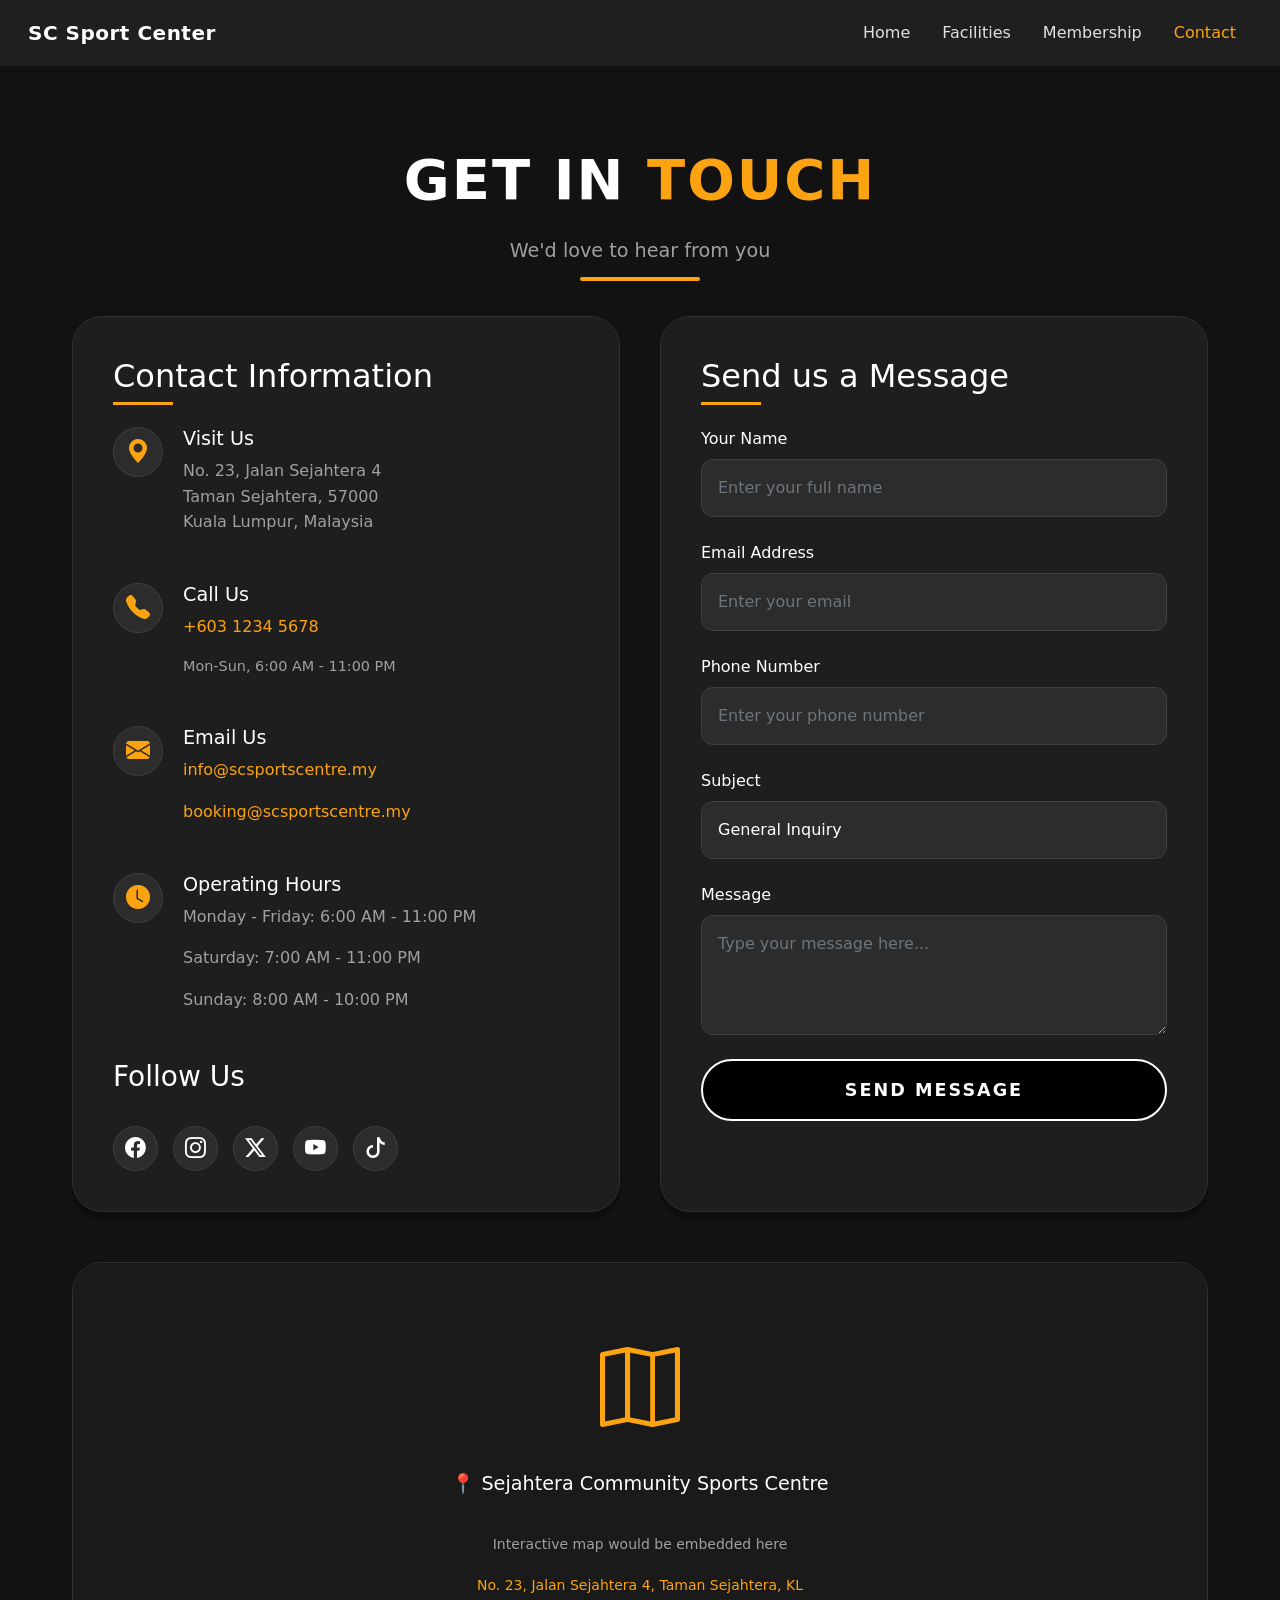
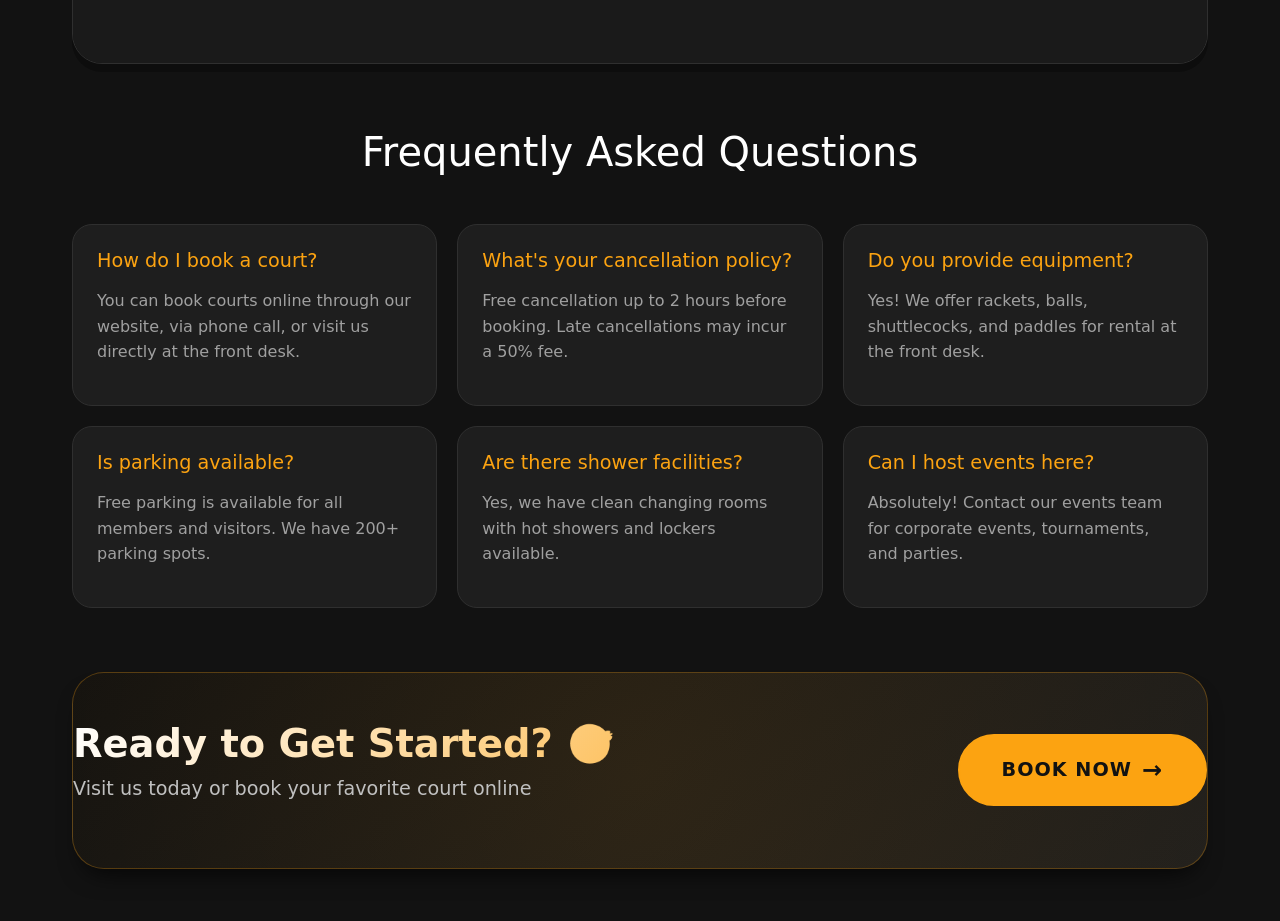
<file: case study/contact.html>
<!DOCTYPE html>
<html lang="en">
<head>  
  <title>Contact Us · Sejahtera Community Sports Centre</title>
  <meta charset="utf-8">
  <meta name="viewport" content="width=device-width, initial-scale=1">
  <link href="https://cdn.jsdelivr.net/npm/bootstrap@5.3.3/dist/css/bootstrap.min.css" rel="stylesheet">
  <script src="https://cdn.jsdelivr.net/npm/bootstrap@5.3.3/dist/js/bootstrap.bundle.min.js"></script>
  <link rel="stylesheet" href="https://cdn.jsdelivr.net/npm/bootstrap-icons@1.11.1/font/bootstrap-icons.css">
  <link rel="stylesheet" href="style.css">
</head>
<body>

<!-- Navbar -->
<nav class="navbar navbar-expand-sm navbar-dark">
    <div class="container-fluid">
        <a class="navbar-brand" href="index.html">SC Sport Center</a>
        <button class="navbar-toggler" type="button" data-bs-toggle="collapse" data-bs-target="#navbarMenu">
            <span class="navbar-toggler-icon"></span>
        </button>
        <div class="collapse navbar-collapse" id="navbarMenu">
            <ul class="navbar-nav ms-auto">
                <li class="nav-item"><a class="nav-link" href="index.html">Home</a></li>
                <li class="nav-item"><a class="nav-link" href="facilities.html">Facilities</a></li>
                <li class="nav-item"><a class="nav-link" href="membership.html">Membership</a></li>
                <li class="nav-item"><a class="nav-link active" href="contact.html">Contact</a></li>
            </ul>
        </div>
    </div>
</nav>

<div class="section-container">
    
    <div class="contact-header">
        <h1>GET IN <span>TOUCH</span></h1>
        <p style="color: #a0a0a0; font-size: 1.2rem; margin-top: 1.5rem;">We'd love to hear from you</p>
    </div>
    
    <!-- Contact Grid -->
    <div class="contact-grid">
        
        <!-- Contact Information -->
        <div class="contact-info-card">
            <h2>Contact Information</h2>
            
            <div class="info-item">
                <div class="info-icon"><i class="bi bi-geo-alt-fill"></i></div>
                <div class="info-content">
                    <h3>Visit Us</h3>
                    <p>No. 23, Jalan Sejahtera 4<br>Taman Sejahtera, 57000<br>Kuala Lumpur, Malaysia</p>
                </div>
            </div>
            
            <div class="info-item">
                <div class="info-icon"><i class="bi bi-telephone-fill"></i></div>
                <div class="info-content">
                    <h3>Call Us</h3>
                    <p><a href="tel:+60312345678">+603 1234 5678</a></p>
                    <p style="font-size: 0.9rem;">Mon-Sun, 6:00 AM - 11:00 PM</p>
                </div>
            </div>
            
            <div class="info-item">
                <div class="info-icon"><i class="bi bi-envelope-fill"></i></div>
                <div class="info-content">
                    <h3>Email Us</h3>
                    <p><a href="mailto:info@scsportscentre.my">info@scsportscentre.my</a></p>
                    <p><a href="mailto:booking@scsportscentre.my">booking@scsportscentre.my</a></p>
                </div>
            </div>
            
            <div class="info-item">
                <div class="info-icon"><i class="bi bi-clock-fill"></i></div>
                <div class="info-content">
                    <h3>Operating Hours</h3>
                    <p>Monday - Friday: 6:00 AM - 11:00 PM</p>
                    <p>Saturday: 7:00 AM - 11:00 PM</p>
                    <p>Sunday: 8:00 AM - 10:00 PM</p>
                </div>
            </div>
            
            <h3 style="color: #ffffff; margin: 2rem 0 1rem;">Follow Us</h3>
            <div class="social-links">
                <a href="#" class="social-link"><i class="bi bi-facebook"></i></a>
                <a href="#" class="social-link"><i class="bi bi-instagram"></i></a>
                <a href="#" class="social-link"><i class="bi bi-twitter-x"></i></a>
                <a href="#" class="social-link"><i class="bi bi-youtube"></i></a>
                <a href="#" class="social-link"><i class="bi bi-tiktok"></i></a>
            </div>
        </div>
        
        <!-- Contact Form -->
        <div class="contact-form">
            <h2>Send us a Message</h2>
            
            <form>
                <div class="form-group">
                    <label class="form-label">Your Name</label>
                    <input type="text" class="form-control" placeholder="Enter your full name">
                </div>
                
                <div class="form-group">
                    <label class="form-label">Email Address</label>
                    <input type="email" class="form-control" placeholder="Enter your email">
                </div>
                
                <div class="form-group">
                    <label class="form-label">Phone Number</label>
                    <input type="tel" class="form-control" placeholder="Enter your phone number">
                </div>
                
                <div class="form-group">
                    <label class="form-label">Subject</label>
                    <select class="form-control">
                        <option>General Inquiry</option>
                        <option>Court Booking</option>
                        <option>Membership</option>
                        <option>Feedback</option>
                        <option>Event Booking</option>
                    </select>
                </div>
                
                <div class="form-group">
                    <label class="form-label">Message</label>
                    <textarea class="form-control" placeholder="Type your message here..."></textarea>
                </div>
                
                <button type="submit" class="submit-btn">Send Message</button>
            </form>
        </div>
    </div>
    
    <!-- Map Location -->
    <div class="map-container">
        <div class="map-placeholder">
            <i class="bi bi-map"></i>
            <p>📍 Sejahtera Community Sports Centre</p>
            <small>Interactive map would be embedded here</small>
            <small style="color: #fca311;">No. 23, Jalan Sejahtera 4, Taman Sejahtera, KL</small>
        </div>
    </div>
    
    <!-- FAQ Section -->
    <div class="faq-section">
        <h2>Frequently Asked Questions</h2>
        
        <div class="faq-grid">
            <div class="faq-item">
                <h3>How do I book a court?</h3>
                <p>You can book courts online through our website, via phone call, or visit us directly at the front desk.</p>
            </div>
            
            <div class="faq-item">
                <h3>What's your cancellation policy?</h3>
                <p>Free cancellation up to 2 hours before booking. Late cancellations may incur a 50% fee.</p>
            </div>
            
            <div class="faq-item">
                <h3>Do you provide equipment?</h3>
                <p>Yes! We offer rackets, balls, shuttlecocks, and paddles for rental at the front desk.</p>
            </div>
            
            <div class="faq-item">
                <h3>Is parking available?</h3>
                <p>Free parking is available for all members and visitors. We have 200+ parking spots.</p>
            </div>
            
            <div class="faq-item">
                <h3>Are there shower facilities?</h3>
                <p>Yes, we have clean changing rooms with hot showers and lockers available.</p>
            </div>
            
            <div class="faq-item">
                <h3>Can I host events here?</h3>
                <p>Absolutely! Contact our events team for corporate events, tournaments, and parties.</p>
            </div>
        </div>
    </div>
    
    <!-- CTA Banner -->
    <div class="membership-container" style="margin-top: 3rem;">
        <div class="membership-content">
            <div class="membership-text">
                <h2 class="membership-title">Ready to Get Started? 🎯</h2>
                <p class="membership-description">Visit us today or book your favorite court online</p>
            </div>
            <a href="facilities.html" class="membership-button">
                <span class="membership-button-text">Book Now</span>
                <span class="membership-button-icon">→</span>
            </a>
        </div>
    </div>
    
</div>
</body>
</html>
</file>
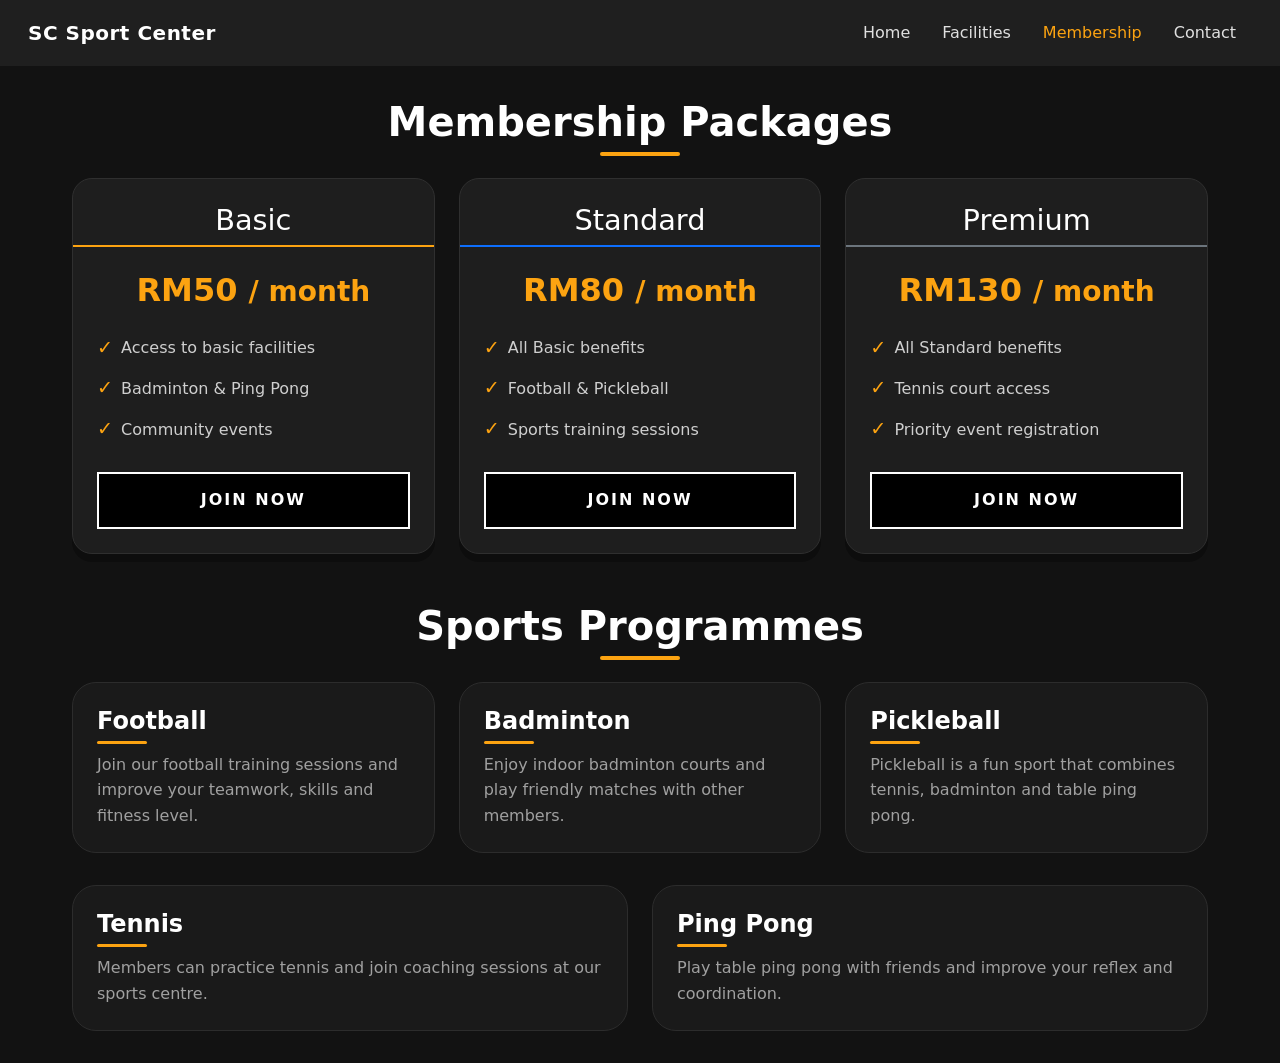
<file: case study/membership.html>
<!DOCTYPE html>
<html lang="en">
<head>
  <meta charset="UTF-8">
  <meta name="viewport" content="width=device-width, initial-scale=1">
  <title>Membership Package · Sejahtera Sports</title>
  <!-- Bootstrap CSS (only for grid & utilities) -->
  <link href="https://cdn.jsdelivr.net/npm/bootstrap@5.3.2/dist/css/bootstrap.min.css" rel="stylesheet">
  <!-- Bootstrap Icons -->
  <link rel="stylesheet" href="https://cdn.jsdelivr.net/npm/bootstrap-icons@1.11.1/font/bootstrap-icons.css">
  <!-- Main site styles (full dark theme) -->
  <link rel="stylesheet" href="style.css">
</head>
<body>

  <!-- ===== NAVBAR ===== -->
  <nav class="navbar navbar-expand-sm navbar-dark">
    <div class="container-fluid">
      <a class="navbar-brand" href="index.html">SC Sport Center</a>
      <button class="navbar-toggler" type="button" data-bs-toggle="collapse" data-bs-target="#navbarMenu">
        <span class="navbar-toggler-icon"></span>
      </button>
      <div class="collapse navbar-collapse" id="navbarMenu">
        <ul class="navbar-nav ms-auto">
          <li class="nav-item"><a class="nav-link" href="index.html">Home</a></li>
          <li class="nav-item"><a class="nav-link" href="facilities.html">Facilities</a></li>
          <li class="nav-item"><a class="nav-link active" href="membership.html">Membership</a></li>
          <li class="nav-item"><a class="nav-link" href="contact.html">Contact</a></li>
        </ul>
      </div>
    </div>
  </nav>

  <!-- Main content wrapped in .section-container -->
  <div class="section-container">

    <!-- MEMBERSHIP CARDS -->
    <h2 class="section-heading">Membership Packages</h2>
    <div class="row text-center g-4">

      <!-- Basic Card -->
      <div class="col-md-4">
        <div class="membership-card card h-100">
          <div class="card-header">
            <h4>Basic</h4>
          </div>
          <div class="card-body">
            <h3>RM50 <small>/ month</small></h3>
            <p>Access to basic facilities</p>
            <p>Badminton & Ping Pong</p>
            <p>Community events</p>
            <button class="btn-membership">Join Now</button>
          </div>
        </div>
      </div>

      <!-- Standard Card -->
      <div class="col-md-4">
        <div class="membership-card card h-100">
          <div class="card-header bg-primary">
            <h4>Standard</h4>
          </div>
          <div class="card-body">
            <h3>RM80 <small>/ month</small></h3>
            <p>All Basic benefits</p>
            <p>Football & Pickleball</p>
            <p>Sports training sessions</p>
            <button class="btn-membership">Join Now</button>
          </div>
        </div>
      </div>

      <!-- Premium Card -->
      <div class="col-md-4">
        <div class="membership-card card h-100">
          <div class="card-header bg-dark">
            <h4>Premium</h4>
          </div>
          <div class="card-body">
            <h3>RM130 <small>/ month</small></h3>
            <p>All Standard benefits</p>
            <p>Tennis court access</p>
            <p>Priority event registration</p>
            <button class="btn-membership">Join Now</button>
          </div>
        </div>
      </div>
    </div> <!-- row -->

    <!-- SPORTS PROGRAMMES -->
    <h2 class="section-heading mt-5">Sports Programmes</h2>
    <div class="row g-4">

      <div class="col-md-4">
        <div class="sport-programme-card card h-100">
          <div class="card-body">
            <h5 class="card-title">Football</h5>
            <p class="card-text">Join our football training sessions and improve your teamwork, skills and fitness level.</p>
          </div>
        </div>
      </div>

      <div class="col-md-4">
        <div class="sport-programme-card card h-100">
          <div class="card-body">
            <h5 class="card-title">Badminton</h5>
            <p class="card-text">Enjoy indoor badminton courts and play friendly matches with other members.</p>
          </div>
        </div>
      </div>

      <div class="col-md-4">
        <div class="sport-programme-card card h-100">
          <div class="card-body">
            <h5 class="card-title">Pickleball</h5>
            <p class="card-text">Pickleball is a fun sport that combines tennis, badminton and table ping pong.</p>
          </div>
        </div>
      </div>

      <div class="col-md-6">
        <div class="sport-programme-card card h-100">
          <div class="card-body">
            <h5 class="card-title">Tennis</h5>
            <p class="card-text">Members can practice tennis and join coaching sessions at our sports centre.</p>
          </div>
        </div>
      </div>

      <div class="col-md-6">
        <div class="sport-programme-card card h-100">
          <div class="card-body">
            <h5 class="card-title">Ping Pong</h5>
            <p class="card-text">Play table ping pong with friends and improve your reflex and coordination.</p>
          </div>
        </div>
      </div>

    </div> <!-- row -->

  </div> <!-- .section-container -->

  <!-- Bootstrap JS bundle (for navbar toggler) -->
  <script src="https://cdn.jsdelivr.net/npm/bootstrap@5.3.2/dist/js/bootstrap.bundle.min.js"></script>
</body>
</html>
</file>
<file: case study/style.css>
* {
  margin: 0;
  padding: 0;
  box-sizing: border-box;
}

body {
  background-color: #121212;   /* unified dark background */
  color: #ffffff;
  font-family: system-ui, -apple-system, 'Segoe UI', Roboto, Arial, sans-serif;
  line-height: 1.5;
}

a {
  text-decoration: none;
}

/* === NAVBAR === */
.navbar {
  background-color: #1f1f1f;
  padding: 0.8rem 1rem;
}

.navbar-brand {
  color: #ffffff !important;
  font-weight: 600;
  letter-spacing: 0.5px;
}

.nav-link {
  color: #e0e0e0 !important;
  margin: 0 0.5rem;
}

.nav-link:hover,
.nav-link.active {
  color: #fca311 !important;
}

/* === HERO CAROUSEL === */
.hero-carousel {
    margin-bottom: 2rem;
}

.carousel-item {
    height: 500px;
    background-color: #1a1a1a;
    position: relative;
}

.carousel-item img {
    object-fit: cover;
    height: 100%;
    width: 100%;
    filter: brightness(0.7);
}

.carousel-caption {
    background: linear-gradient(0deg, rgba(0,0,0,0.7) 0%, transparent 100%);
    left: 0;
    right: 0;
    bottom: 0;
    padding: 3rem 2rem;
    text-align: left;
}

.carousel-caption h3 {
    font-size: 3rem;
    font-weight: 700;
    color: #fff;
    text-shadow: 2px 2px 8px #000;
}

.carousel-caption p {
    font-size: 1.3rem;
    color: #fca311;
    max-width: 700px;
    text-shadow: 1px 1px 4px #000;
}

/* === MAIN ALIGNMENT CONTAINER === */
.section-container {
  max-width: 1200px;
  margin: 0 auto;
  padding: 2rem 2rem;
}

/* remove extra padding from nested grids */
.section-container .cards-grid-container,
.section-container .minimal-cards-container,
.section-container .membership-container {
  padding-left: 0;
  padding-right: 0;
  margin-left: 0;
  margin-right: 0;
}

/* === ALTERNATING CARDS (he-card-row) === */
.cards-grid-container {
  display: flex;
  flex-direction: column;
  gap: 60px;
  width: 100%;
}

.he-card-row {
  display: flex;
  flex-wrap: wrap;
  align-items: center;
  gap: 30px;
}

.he-card-row.reverse {
  flex-direction: row-reverse;
}

.he-card-image {
  flex: 1 1 380px;
  min-width: 260px;
  height: auto;
  aspect-ratio: 16 / 9;
  object-fit: cover;
  border-radius: 20px;
  background-color: #2a2a2a;
  box-shadow: 0 10px 20px rgba(0, 0, 0, 0.5);
}

.he-card-content {
  flex: 1 1 380px;
  padding: 0.5rem;
}

.he-card-title {
  font-size: 2.2rem;
  font-weight: 700;
  margin-bottom: 1.2rem;
  display: inline-block;
  position: relative;
}

/* sport-specific underlines */
.he-card-title[data-sport="tennis"]::after {
  content: '';
  position: absolute;
  bottom: -8px;
  left: 0;
  width: 70px;
  height: 4px;
  background: #fca311;
  border-radius: 4px;
}

.he-card-title[data-sport="pickleball"]::after {
  content: '';
  position: absolute;
  bottom: -8px;
  left: 0;
  width: 70px;
  height: 4px;
  background: #ff6b6b;
  border-radius: 4px;
}

.he-card-title[data-sport="pingpong"]::after {
  content: '';
  position: absolute;
  bottom: -8px;
  left: 0;
  width: 70px;
  height: 4px;
  background: #4ecdc4;
  border-radius: 4px;
}

.he-card-title[data-sport="badminton"]::after {
  content: '';
  position: absolute;
  bottom: -8px;
  left: 0;
  width: 70px;
  height: 4px;
  background: #a8e6cf;
  border-radius: 4px;
}

.he-card-description {
  color: #cfcfcf;
  font-size: 1.1rem;
  line-height: 1.6;
  margin: 1.5rem 0 1.8rem;
}

.he-card-description strong {
  color: #fca311;
  font-weight: 600;
}

/* === BOOK NOW BUTTON (moving light effect) === */
.he-card-action {
  display: inline-block;
  background: #000000;
  color: #ffffff;
  padding: 0.9rem 2.8rem;
  font-weight: 700;
  letter-spacing: 2px;
  text-transform: uppercase;
  border: 2px solid #ffffff;
  cursor: pointer;
  position: relative;
  overflow: hidden;
  z-index: 1;
  transition: color 0.3s, border-color 0.3s;
}

.he-card-action::before {
  content: '';
  position: absolute;
  top: 0;
  left: -100%;
  width: 100%;
  height: 100%;
  background: linear-gradient(90deg, transparent, rgba(255, 255, 255, 0.4), rgba(255, 255, 255, 0.8), rgba(255, 255, 255, 0.4), transparent);
  transition: left 0.6s ease;
  z-index: -1;
}

.he-card-action:hover::before {
  left: 100%;
}

.he-card-action::after {
  content: '';
  position: absolute;
  top: 0;
  left: -100%;
  width: 100%;
  height: 100%;
  background: linear-gradient(90deg, transparent, rgba(255, 255, 255, 0.2), transparent);
  animation: lightPulse 3s infinite 1.5s;
  z-index: -1;
}

@keyframes lightPulse {
  0% { left: -100%; }
  20% { left: -100%; }
  40% { left: 0; }
  60% { left: 50%; }
  80% { left: 100%; }
  100% { left: 100%; }
}

.he-card-action:hover {
  color: #000000;
  border-color: #fca311;
}

.he-card-action:hover::after {
  animation: lightPulse 1.5s infinite;
}

/* sport-specific button hover colors */
[data-sport="tennis"] .he-card-action:hover {
  background: #fca311;
  border-color: #fca311;
}

[data-sport="pickleball"] .he-card-action:hover {
  background: #ff6b6b;
  border-color: #ff6b6b;
}

[data-sport="pingpong"] .he-card-action:hover {
  background: #4ecdc4;
  border-color: #4ecdc4;
}

[data-sport="badminton"] .he-card-action:hover {
  background: #a8e6cf;
  border-color: #a8e6cf;
}

/* === EVENT CARDS === */
.cards-grid-container.events-grid {
  display: grid;
  grid-template-columns: repeat(auto-fit, minmax(280px, 1fr));
  gap: 30px;
  margin-top: 30px;
}

.event-card {
  background-color: #1e1e1e;
  border-radius: 20px;
  overflow: hidden;
  display: flex;
  flex-direction: column;
  border: 1px solid #2f2f2f;
  transition: transform 0.2s ease, box-shadow 0.2s;
  box-shadow: 0 8px 0 rgba(0, 0, 0, 0.3);
}

.event-card:hover {
  transform: translateY(-6px);
  box-shadow: 0 16px 20px -10px rgba(252, 163, 17, 0.3);
  border-color: rgba(252, 163, 17, 0.5);
}

.event-card-banner {
  height: 10px;
  background-color: #fca311;
}

.event-card.style-2 .event-card-banner {
  background-color: #16a34a;
}

.event-card.style-3 .event-card-banner {
  background-color: #f59e0b;
}

.event-card-content {
  padding: 1.8rem 1.5rem;
  flex: 1;
  display: flex;
  flex-direction: column;
}

.event-card-title {
  font-size: 1.5rem;
  font-weight: 700;
  color: #ffffff;
  margin: 0 0 1.2rem;
  line-height: 1.3;
}

.event-card-title-link {
  color: inherit;
}

.event-card-title-link:hover .event-card-title {
  color: #fca311;
}

.event-card-info-list {
  list-style: none;
  padding: 0;
  margin: 0 0 1.5rem;
  display: grid;
  gap: 0.8rem;
}

.event-card-info-item {
  display: flex;
  align-items: center;
  gap: 0.8rem;
  color: #b0b0b0;
  font-size: 1rem;
}

.event-card-info-item svg {
  width: 22px;
  height: 22px;
  fill: #fca311;
  opacity: 0.8;
}

.event-card-footer {
  margin-top: auto;
}

.event-card-cta {
  display: inline-block;
  background: #fca311;
  color: #121212;
  font-weight: 700;
  padding: 0.7rem 2rem;
  border-radius: 40px;
  text-transform: uppercase;
  font-size: 0.9rem;
  letter-spacing: 0.5px;
  border: 2px solid #fca311;
  transition: all 0.2s;
}

.event-card-cta:hover {
  background: transparent;
  color: #fca311;
}

/* === MINIMAL CARDS === */
.minimal-cards-container {
  display: grid;
  grid-template-columns: repeat(3, 1fr);
  gap: 30px;
  margin: 30px 0;
}

.minimal-card {
  background: #1a1a1a;
  border: 1px solid #2c2c2c;
  border-radius: 24px;
  padding: 2rem 1.8rem;
  transition: all 0.3s ease;
  position: relative;
  overflow: hidden;
}

.minimal-card:hover {
  border-color: #fca311;
  background: #1f1f1f;
  transform: translateY(-5px);
  box-shadow: 0 18px 25px -12px rgba(252, 163, 17, 0.5);
}

.minimal-number {
  font-size: 3.8rem;
  font-weight: 800;
  color: #2c2c2c;
  line-height: 1;
  margin-bottom: 1rem;
  transition: color 0.2s;
}

.minimal-card:hover .minimal-number {
  color: rgba(252, 163, 17, 0.2);
}

.minimal-title {
  font-size: 1.8rem;
  font-weight: 600;
  margin-bottom: 0.75rem;
  color: #fff;
}

.minimal-description {
  color: #a0a0a0;
  font-size: 1rem;
  line-height: 1.6;
  max-width: 95%;
}

/* corner lines decoration */
.minimal-card::before,
.minimal-card::after {
  content: '';
  position: absolute;
  width: 20px;
  height: 20px;
  border-color: #fca311;
  border-style: solid;
  opacity: 0;
  transition: opacity 0.3s ease;
}

.minimal-card::before {
  top: 15px;
  left: 15px;
  border-top-width: 2px;
  border-left-width: 2px;
  border-right: none;
  border-bottom: none;
}

.minimal-card::after {
  bottom: 15px;
  right: 15px;
  border-bottom-width: 2px;
  border-right-width: 2px;
  border-top: none;
  border-left: none;
}

.minimal-card:hover::before,
.minimal-card:hover::after {
  opacity: 1;
}

/* === MEMBERSHIP BANNER === */
.membership-container {
  background: linear-gradient(145deg, #0f0f0f 0%, #1d1d1d 100%);
  border-radius: 32px;
  padding: 3rem 3rem;
  border: 1px solid rgba(252, 163, 17, 0.3);
  box-shadow: 0 15px 25px -12px rgba(0, 0, 0, 0.8);
  position: relative;
  overflow: hidden;
  margin: 40px 0 20px;
}

/* animated background effect */
.membership-container::before {
  content: '';
  position: absolute;
  top: -50%;
  left: -50%;
  width: 200%;
  height: 200%;
  background: radial-gradient(circle, rgba(252, 163, 17, 0.1) 0%, transparent 70%);
  animation: rotate 20s linear infinite;
  z-index: 0;
}

@keyframes rotate {
  from { transform: rotate(0deg); }
  to { transform: rotate(360deg); }
}

.membership-content {
  display: flex;
  align-items: center;
  justify-content: space-between;
  flex-wrap: wrap;
  gap: 30px;
  position: relative;
  z-index: 2;
}

.membership-text {
  flex: 1;
}

.membership-title {
  font-size: 2.4rem;
  font-weight: 700;
  margin: 0 0 0.5rem;
  background: linear-gradient(130deg, #fff, #fca311);
  -webkit-background-clip: text;
  background-clip: text;
  color: transparent;
}

.membership-description {
  color: #c0c0c0;
  font-size: 1.2rem;
  max-width: 600px;
}

.membership-button {
  background: #fca311;
  color: #121212;
  padding: 16px 42px;
  border-radius: 60px;
  font-weight: 700;
  font-size: 1.2rem;
  text-transform: uppercase;
  letter-spacing: 1px;
  display: inline-flex;
  align-items: center;
  gap: 10px;
  border: 2px solid #fca311;
  transition: all 0.3s;
  white-space: nowrap;
  position: relative;
  overflow: hidden;
}

.membership-button::before {
  content: '';
  position: absolute;
  top: 0;
  left: -100%;
  width: 100%;
  height: 100%;
  background: linear-gradient(90deg, transparent, rgba(255, 255, 255, 0.3), transparent);
  transition: left 0.5s ease;
}

.membership-button:hover {
  background: transparent;
  color: #fca311;
  transform: scale(1.02);
  box-shadow: 0 10px 20px -5px rgba(252, 163, 17, 0.4);
}

.membership-button:hover::before {
  left: 100%;
}

.membership-button-icon {
  font-size: 1.5rem;
  transition: transform 0.2s;
}

.membership-button:hover .membership-button-icon {
  transform: translateX(5px);
}

/* === MEMBERSHIP PAGE CARD STYLES === */
.membership-card {
  background-color: #1e1e1e !important;
  border: 1px solid #2f2f2f !important;
  border-radius: 20px !important;
  color: #ffffff !important;
  box-shadow: 0 8px 0 rgba(0, 0, 0, 0.3) !important;
  transition: transform 0.2s ease, box-shadow 0.2s, border-color 0.2s !important;
}

.membership-card:hover {
  transform: translateY(-6px) !important;
  box-shadow: 0 16px 20px -10px rgba(252, 163, 17, 0.3) !important;
  border-color: rgba(252, 163, 17, 0.5) !important;
}

.membership-card .card-header {
  background-color: transparent !important;
  border-bottom: 2px solid #fca311 !important;
  padding: 1.5rem 1rem 0.5rem !important;
  font-weight: 700;
}

.membership-card .card-header h4 {
  color: #ffffff;
  font-size: 1.8rem;
  margin: 0;
}

.membership-card .card-header.bg-primary {
  border-bottom-color: #0d6efd !important;
}

.membership-card .card-header.bg-dark {
  border-bottom-color: #6c757d !important;
}

.membership-card .card-body {
  padding: 1.5rem !important;
}

.membership-card .card-body h3 {
  color: #fca311 !important;
  font-size: 2rem;
  font-weight: 700;
  margin-bottom: 1.5rem;
}

.membership-card .card-body p {
  color: #cfcfcf !important;
  font-size: 1rem;
  margin-bottom: 0.75rem;
  display: flex;
  align-items: center;
  gap: 0.5rem;
}

.membership-card .card-body p::before {
  content: "✓";
  color: #fca311;
  font-weight: 700;
  font-size: 1.2rem;
}

.membership-card .btn-membership {
  background: #000000 !important;
  color: #ffffff !important;
  padding: 0.9rem 2rem !important;
  font-weight: 700 !important;
  letter-spacing: 2px !important;
  text-transform: uppercase !important;
  border: 2px solid #ffffff !important;
  border-radius: 0 !important;
  position: relative !important;
  overflow: hidden !important;
  z-index: 1 !important;
  transition: color 0.3s, border-color 0.3s !important;
  width: 100%;
  margin-top: 1rem;
}

.membership-card .btn-membership::before {
  content: '';
  position: absolute;
  top: 0;
  left: -100%;
  width: 100%;
  height: 100%;
  background: linear-gradient(90deg, transparent, rgba(255, 255, 255, 0.4), rgba(255, 255, 255, 0.8), rgba(255, 255, 255, 0.4), transparent);
  transition: left 0.6s ease;
  z-index: -1;
}

.membership-card .btn-membership:hover::before {
  left: 100%;
}

.membership-card .btn-membership:hover {
  color: #000000 !important;
  border-color: #fca311 !important;
  background: #fca311 !important;
}

/* Sport programme cards */
.sport-programme-card {
  background: #1a1a1a !important;
  border: 1px solid #2c2c2c !important;
  border-radius: 24px !important;
  padding: 0.5rem !important;
  transition: all 0.3s ease;
}

.sport-programme-card:hover {
  border-color: #fca311 !important;
  background: #1f1f1f !important;
}

.sport-programme-card .card-title {
  color: #ffffff !important;
  font-size: 1.5rem;
  font-weight: 600;
  margin-bottom: 1rem;
  position: relative;
  display: inline-block;
}

.sport-programme-card .card-title::after {
  content: '';
  position: absolute;
  bottom: -8px;
  left: 0;
  width: 50px;
  height: 3px;
  background: #fca311;
  border-radius: 4px;
}

.sport-programme-card .card-text {
  color: #a0a0a0 !important;
  font-size: 1rem;
  line-height: 1.6;
}

/* === FACILITIES PAGE STYLES === */
.facilities-header {
  text-align: center;
  margin: 3rem 0 2rem;
  position: relative;
}

.facilities-header h1 {
  font-size: 3.5rem;
  font-weight: 800;
  color: #ffffff;
  text-transform: uppercase;
  letter-spacing: 2px;
}

.facilities-header h1 span {
  color: #fca311;
}

.facilities-header::after {
  content: '';
  position: absolute;
  bottom: -15px;
  left: 50%;
  transform: translateX(-50%);
  width: 120px;
  height: 4px;
  background: #fca311;
  border-radius: 4px;
}

.facilities-grid {
  display: grid;
  grid-template-columns: repeat(auto-fit, minmax(350px, 1fr));
  gap: 30px;
  margin: 50px 0;
}

.facility-card {
  background: #1e1e1e;
  border: 1px solid #2f2f2f;
  border-radius: 20px;
  overflow: hidden;
  transition: transform 0.3s ease, box-shadow 0.3s, border-color 0.3s;
  box-shadow: 0 8px 0 rgba(0, 0, 0, 0.3);
}

.facility-card:hover {
  transform: translateY(-8px);
  box-shadow: 0 20px 25px -10px rgba(252, 163, 17, 0.4);
  border-color: #fca311;
}

.facility-image {
  height: 250px;
  overflow: hidden;
  position: relative;
}

.facility-image img {
  width: 100%;
  height: 100%;
  object-fit: cover;
  transition: transform 0.6s ease;
  filter: brightness(0.8);
}

.facility-card:hover .facility-image img {
  transform: scale(1.1);
  filter: brightness(1);
}

.facility-image::after {
  content: '';
  position: absolute;
  bottom: 0;
  left: 0;
  right: 0;
  height: 50px;
  background: linear-gradient(to top, #1e1e1e, transparent);
}

.facility-content {
  padding: 1.8rem;
}

.facility-title {
  font-size: 2rem;
  font-weight: 700;
  color: #ffffff;
  margin-bottom: 1rem;
  display: flex;
  align-items: center;
  gap: 10px;
}

.facility-title span {
  font-size: 2.2rem;
}

.facility-details {
  list-style: none;
  padding: 0;
  margin: 1.5rem 0;
}

.facility-details li {
  color: #cfcfcf;
  margin-bottom: 0.8rem;
  display: flex;
  align-items: center;
  gap: 10px;
}

.facility-details li::before {
  content: "✓";
  color: #fca311;
  font-weight: 700;
  font-size: 1.2rem;
}

.facility-price {
  font-size: 1.5rem;
  font-weight: 700;
  color: #fca311;
  margin: 1.5rem 0 1rem;
}

.facility-price small {
  font-size: 1rem;
  color: #a0a0a0;
  font-weight: 400;
}

.facility-badge {
  display: inline-block;
  background: #2c2c2c;
  color: #fca311;
  padding: 0.3rem 1rem;
  border-radius: 50px;
  font-size: 0.9rem;
  font-weight: 600;
  margin-right: 0.5rem;
  margin-bottom: 0.5rem;
  border: 1px solid #3f3f3f;
}

.schedule-table {
  background: #1a1a1a;
  border-radius: 20px;
  padding: 2rem;
  margin: 3rem 0;
  border: 1px solid #2f2f2f;
}

.schedule-table h3 {
  color: #ffffff;
  font-size: 2rem;
  margin-bottom: 1.5rem;
}

.schedule-item {
  display: flex;
  justify-content: space-between;
  padding: 1rem 0;
  border-bottom: 1px solid #2f2f2f;
  color: #cfcfcf;
}

.schedule-item:last-child {
  border-bottom: none;
}

.schedule-day {
  font-weight: 600;
  color: #fca311;
}

.schedule-time {
  color: #ffffff;
}

.cta-banner {
  background: linear-gradient(145deg, #0f0f0f 0%, #1d1d1d 100%);
  border-radius: 32px;
  padding: 3rem;
  border: 1px solid rgba(252, 163, 17, 0.3);
  text-align: center;
  margin: 4rem 0;
}

.cta-banner h2 {
  color: #ffffff;
  font-size: 2.5rem;
  margin-bottom: 1rem;
}

.cta-banner p {
  color: #c0c0c0;
  font-size: 1.2rem;
  max-width: 600px;
  margin: 0 auto 2rem;
}

/* === CONTACT PAGE STYLES === */
.contact-header {
  text-align: center;
  margin: 3rem 0 2rem;
  position: relative;
}

.contact-header h1 {
  font-size: 3.5rem;
  font-weight: 800;
  color: #ffffff;
  text-transform: uppercase;
  letter-spacing: 2px;
}

.contact-header h1 span {
  color: #fca311;
}

.contact-header::after {
  content: '';
  position: absolute;
  bottom: -15px;
  left: 50%;
  transform: translateX(-50%);
  width: 120px;
  height: 4px;
  background: #fca311;
  border-radius: 4px;
}

.contact-grid {
  display: grid;
  grid-template-columns: 1fr 1fr;
  gap: 40px;
  margin: 50px 0;
}

.contact-info-card {
  background: #1e1e1e;
  border: 1px solid #2f2f2f;
  border-radius: 30px;
  padding: 2.5rem;
  box-shadow: 0 8px 0 rgba(0, 0, 0, 0.3);
}

.contact-info-card h2 {
  color: #ffffff;
  font-size: 2rem;
  margin-bottom: 2rem;
  position: relative;
}

.contact-info-card h2::after {
  content: '';
  position: absolute;
  bottom: -10px;
  left: 0;
  width: 60px;
  height: 3px;
  background: #fca311;
}

.info-item {
  display: flex;
  gap: 20px;
  margin-bottom: 2rem;
  align-items: flex-start;
}

.info-icon {
  width: 50px;
  height: 50px;
  background: #2c2c2c;
  border-radius: 50%;
  display: flex;
  align-items: center;
  justify-content: center;
  font-size: 1.5rem;
  color: #fca311;
  border: 1px solid #3f3f3f;
}

.info-content h3 {
  color: #ffffff;
  font-size: 1.2rem;
  margin-bottom: 0.5rem;
}

.info-content p {
  color: #a0a0a0;
  line-height: 1.6;
}

.info-content a {
  color: #fca311;
  text-decoration: none;
  transition: color 0.3s;
}

.info-content a:hover {
  color: #ffb347;
}

.social-links {
  display: flex;
  gap: 15px;
  margin-top: 2rem;
}

.social-link {
  width: 45px;
  height: 45px;
  background: #2c2c2c;
  border-radius: 50%;
  display: flex;
  align-items: center;
  justify-content: center;
  color: #ffffff;
  font-size: 1.3rem;
  transition: all 0.3s;
  border: 1px solid #3f3f3f;
  text-decoration: none;
}

.social-link:hover {
  background: #fca311;
  color: #000000;
  transform: translateY(-3px);
}

.contact-form {
  background: #1e1e1e;
  border: 1px solid #2f2f2f;
  border-radius: 30px;
  padding: 2.5rem;
  box-shadow: 0 8px 0 rgba(0, 0, 0, 0.3);
}

.contact-form h2 {
  color: #ffffff;
  font-size: 2rem;
  margin-bottom: 2rem;
  position: relative;
}

.contact-form h2::after {
  content: '';
  position: absolute;
  bottom: -10px;
  left: 0;
  width: 60px;
  height: 3px;
  background: #fca311;
}

.form-group {
  margin-bottom: 1.5rem;
}

.form-label {
  color: #ffffff;
  margin-bottom: 0.5rem;
  display: block;
}

.form-control {
  width: 100%;
  padding: 1rem;
  background: #2c2c2c;
  border: 1px solid #3f3f3f;
  border-radius: 12px;
  color: #ffffff;
  font-size: 1rem;
  transition: all 0.3s;
}

.form-control:focus {
  outline: none;
  border-color: #fca311;
  box-shadow: 0 0 0 3px rgba(252, 163, 17, 0.2);
}

.form-control::placeholder {
  color: #6c757d;
}

textarea.form-control {
  resize: vertical;
  min-height: 120px;
}

.submit-btn {
  background: #000000;
  color: #ffffff;
  padding: 1rem 2.5rem;
  font-weight: 700;
  letter-spacing: 2px;
  text-transform: uppercase;
  border: 2px solid #ffffff;
  cursor: pointer;
  position: relative;
  overflow: hidden;
  z-index: 1;
  transition: color 0.3s, border-color 0.3s;
  width: 100%;
  font-size: 1.1rem;
  border-radius: 50px;
}

.submit-btn::before {
  content: '';
  position: absolute;
  top: 0;
  left: -100%;
  width: 100%;
  height: 100%;
  background: linear-gradient(90deg, transparent, rgba(255, 255, 255, 0.4), rgba(255, 255, 255, 0.8), rgba(255, 255, 255, 0.4), transparent);
  transition: left 0.6s ease;
  z-index: -1;
}

.submit-btn:hover::before {
  left: 100%;
}

.submit-btn:hover {
  color: #000000;
  border-color: #fca311;
  background: #fca311;
}

.map-container {
  margin: 3rem 0;
  border-radius: 30px;
  overflow: hidden;
  border: 1px solid #2f2f2f;
  box-shadow: 0 8px 0 rgba(0, 0, 0, 0.3);
}

.map-placeholder {
  width: 100%;
  height: 400px;
  background: #1a1a1a;
  display: flex;
  align-items: center;
  justify-content: center;
  flex-direction: column;
  gap: 20px;
}

.map-placeholder i {
  font-size: 5rem;
  color: #fca311;
}

.map-placeholder p {
  color: #ffffff;
  font-size: 1.2rem;
}

.map-placeholder small {
  color: #a0a0a0;
}

.faq-section {
  margin: 4rem 0;
}

.faq-section h2 {
  color: #ffffff;
  font-size: 2.5rem;
  text-align: center;
  margin-bottom: 3rem;
}

.faq-grid {
  display: grid;
  grid-template-columns: repeat(auto-fit, minmax(300px, 1fr));
  gap: 20px;
}

.faq-item {
  background: #1e1e1e;
  border: 1px solid #2f2f2f;
  border-radius: 20px;
  padding: 1.5rem;
  transition: all 0.3s;
}

.faq-item:hover {
  border-color: #fca311;
  transform: translateY(-3px);
}

.faq-item h3 {
  color: #fca311;
  font-size: 1.2rem;
  margin-bottom: 1rem;
}

.faq-item p {
  color: #a0a0a0;
  line-height: 1.6;
}

/* === SECTION HEADINGS === */
.section-heading {
  color: #ffffff !important;
  font-size: 2.5rem;
  font-weight: 700;
  margin-bottom: 2rem !important;
  position: relative;
  display: inline-block;
  width: 100%;
  text-align: center;
}

.section-heading::after {
  content: '';
  position: absolute;
  bottom: -10px;
  left: 50%;
  transform: translateX(-50%);
  width: 80px;
  height: 4px;
  background: #fca311;
  border-radius: 4px;
}

/* === UTILITY CLASSES === */
img {
  background-color: #2e2e2e;
  font-size: 0;
  color: transparent;
}

/* Force consistent image styling */
.he-card-image[alt="Badminton Court"] {
  object-fit: cover !important;
  object-position: center !important;
}

/* Bootstrap row spacing */
.row.g-4 {
  --bs-gutter-y: 2rem;
}

/* === RESPONSIVE DESIGN === */
@media (max-width: 850px) {
  .minimal-cards-container {
    grid-template-columns: repeat(
</file>
